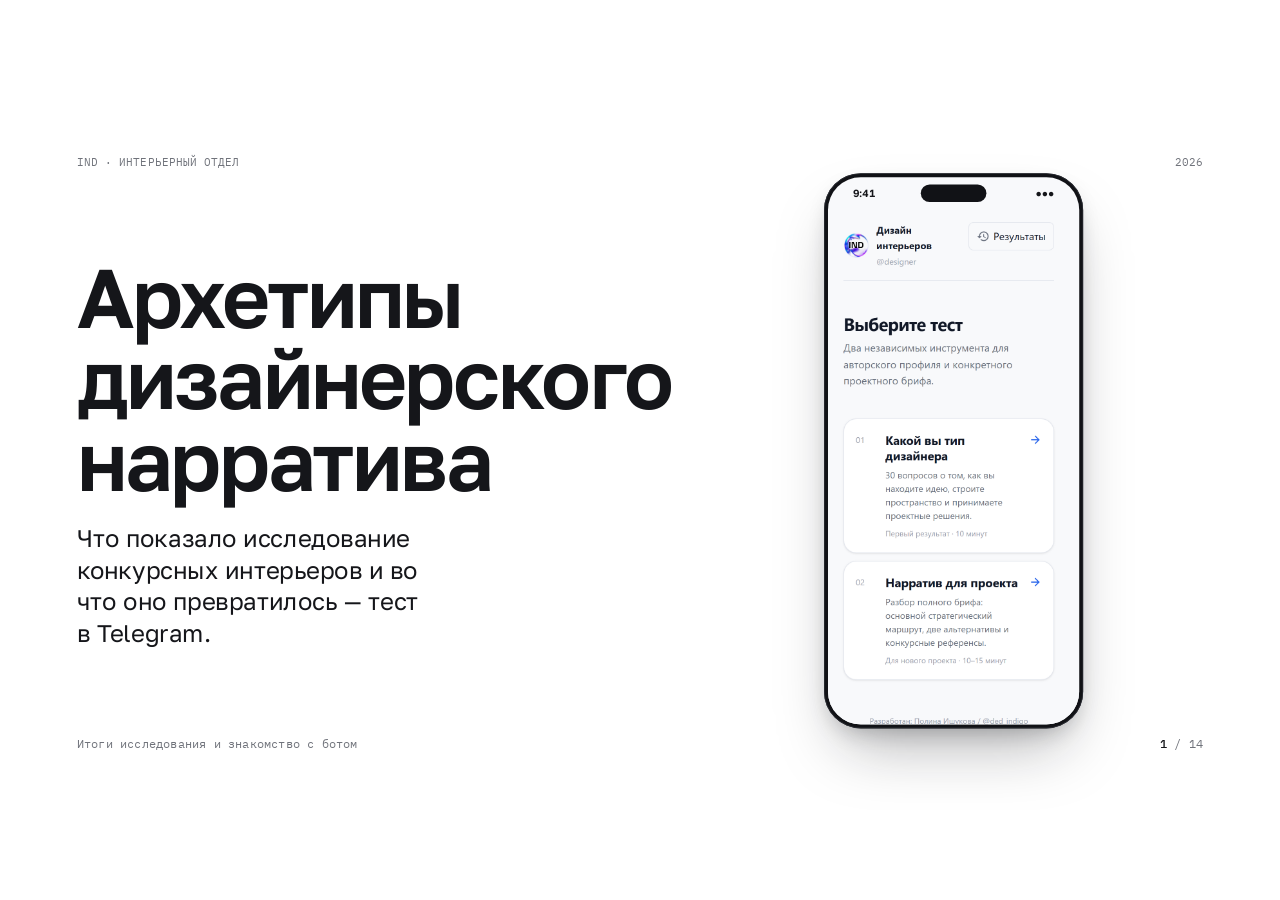
<file: presentation.html>
<!doctype html>
<html lang="ru">
<title>Архетипы нарратива</title>
<meta charset="utf-8">
<meta name="viewport" content="width=device-width, initial-scale=1, viewport-fit=cover">
<link rel="preconnect" href="https://fonts.googleapis.com">
<link rel="stylesheet" href="https://fonts.googleapis.com/css2?family=Golos+Text:wght@400;500;600&family=IBM+Plex+Mono:wght@400;500&display=swap">
<style>
  :root {
    --bg: #FFFFFF;
    --ink: #15161A;
    --muted: #70737B;
    --hair: #E6E7EA;
    --soft: #F4F4F6;
    --time: #7C3AED; --director: #DB2777; --brand: #2563EB; --bio: #059669;
    --host: #D97706; --scale: #475569; --material: #B45309; --human: #0891B2;
    --curator: #DC2626; --context: #65A30D; --urban: #0D9488;
    --sans: "Golos Text", "Segoe UI", Roboto, Arial, sans-serif;
    --mono: "IBM Plex Mono", "Consolas", "Courier New", monospace;
    color-scheme: light;
  }
  html, body { height: 100%; }
  body {
    margin: 0; background: var(--bg); color: var(--ink);
    font-family: var(--sans); font-size: 16px; line-height: 1.45;
    -webkit-font-smoothing: antialiased; overflow: hidden;
  }
  /* сцена 1600×900, масштабируется под окно; переключение — стрелки, пробел, клик */
  .deck { position: fixed; inset: 0; background: var(--bg); cursor: default; }
  .slide {
    position: absolute; width: 1600px; height: 900px; left: 50%; top: 50%;
    transform: translate(-50%, -50%) scale(var(--s, 1));
    transform-origin: center; background: var(--bg);
    padding: 80px 96px 72px; box-sizing: border-box; overflow: hidden;
    display: grid; grid-template-rows: auto 1fr auto; gap: 44px;
    opacity: 0; visibility: hidden; transition: opacity .25s ease;
  }
  .slide.is-active { opacity: 1; visibility: visible; }
  @media (prefers-reduced-motion: reduce) { .slide { transition: none; } }

  .eyebrow, .foot {
    font-family: var(--mono); font-size: 14px; letter-spacing: .06em; text-transform: uppercase;
    color: var(--muted); display: flex; justify-content: space-between; align-items: baseline; gap: 40px;
  }
  .foot { text-transform: none; letter-spacing: 0; font-size: 15px; }
  .foot b { font-weight: 500; color: var(--ink); }

  h1 { font-size: 104px; line-height: .98; letter-spacing: -.03em; font-weight: 600; margin: 0; text-wrap: balance; }
  h2 { font-size: 62px; line-height: 1.02; letter-spacing: -.025em; font-weight: 600; margin: 0; text-wrap: balance; }
  h3 { font-size: 26px; line-height: 1.15; letter-spacing: -.01em; font-weight: 600; margin: 0; }
  p { margin: 0; }
  .lead { font-size: 30px; line-height: 1.32; max-width: 26ch; text-wrap: pretty; }
  .body { font-size: 22px; line-height: 1.4; max-width: 44ch; text-wrap: pretty; }
  .muted { color: var(--muted); }

  .two { display: grid; grid-template-columns: 5fr 7fr; gap: 80px; align-items: start; min-height: 0; }
  .two.even { grid-template-columns: 1fr 1fr; }
  .stack { display: grid; gap: 28px; align-content: start; }

  /* обложка: справа телефон с главным экраном бота */
  .cover .stack { max-width: 860px; position: relative; z-index: 1; }
  .cover-phone {
    position: absolute; left: 1030px; top: 104px; width: 324px; box-sizing: border-box;
    padding: 5px; border-radius: 46px; background: #111216;
    box-shadow: 0 0 0 1px #2A2C33 inset, 0 40px 80px -24px rgba(17, 18, 22, .35), 0 12px 28px -10px rgba(17, 18, 22, .25);
  }
  .cover-phone .screen { display: block; padding-top: 40px; border-radius: 41px; background: #F8F9FB; overflow: hidden; }
  .cover-phone img { display: block; width: 100%; }
  .cover-phone .status {
    position: absolute; top: 5px; left: 36px; right: 36px; height: 40px; display: flex; justify-content: space-between; align-items: center;
    font-size: 13px; line-height: 1; font-weight: 600; color: var(--ink); font-variant-numeric: tabular-nums;
  }
  .cover-phone::before {
    content: ""; position: absolute; top: 14px; left: 50%; width: 82px; height: 22px;
    transform: translateX(-50%); border-radius: 999px; background: #111216; z-index: 1;
  }

  /* цифры */
  .facts { display: grid; grid-template-columns: repeat(3, 1fr); gap: 44px 32px; align-content: start; }
  .fact { display: grid; gap: 10px; align-content: start; }
  .fact .n { font-size: 76px; line-height: 1; letter-spacing: -.03em; font-weight: 600; font-variant-numeric: tabular-nums; }
  .fact .t { font-size: 19px; line-height: 1.3; color: var(--muted); max-width: 24ch; text-wrap: pretty; }

  /* таблицы данных — единственное место, где остаются линии */
  table { border-collapse: collapse; width: 100%; font-size: 20px; }
  th { text-align: left; font-family: var(--mono); font-weight: 500; font-size: 13px; letter-spacing: .06em; text-transform: uppercase; color: var(--muted); padding: 0 16px 10px 0; border-bottom: 1px solid var(--ink); }
  td { padding: 11px 16px 11px 0; border-bottom: 1px solid var(--hair); vertical-align: top; }
  td.num { font-family: var(--mono); font-variant-numeric: tabular-nums; white-space: nowrap; width: 7ch; }
  td.barcell { white-space: nowrap; width: 200px; }
  .bar { display: inline-block; height: 12px; background: var(--ink); vertical-align: middle; margin-right: 12px; }

  /* архетипы */
  .grid11 { display: grid; grid-template-columns: repeat(6, 1fr); gap: 28px 20px; align-content: start; }
  .card { display: grid; gap: 12px; align-content: start; }
  .card img { width: 100%; aspect-ratio: 16 / 10; object-fit: cover; display: block; background: var(--soft); }
  .card .name { font-size: 18px; font-weight: 600; line-height: 1.15; display: flex; gap: 10px; align-items: baseline; }
  .card .name i { display: inline-block; width: 12px; height: 12px; border-radius: 50%; flex: none; transform: translateY(-1px); }
  .card .sub { font-size: 15px; color: var(--muted); line-height: 1.25; }

  /* списки — без линий, разделение отступом */
  .list { display: grid; gap: 22px; align-content: start; }
  .row { display: grid; grid-template-columns: 5ch 1fr; gap: 20px; font-size: 22px; line-height: 1.35; text-wrap: pretty; }
  .row .k { font-family: var(--mono); font-size: 16px; color: var(--muted); padding-top: 5px; }
  .row b { font-weight: 600; }

  .pipe { display: grid; grid-template-columns: repeat(5, 1fr); gap: 40px; align-content: start; }
  .step { display: grid; gap: 12px; align-content: start; }
  .step .k { font-family: var(--mono); font-size: 13px; color: var(--muted); letter-spacing: .06em; text-transform: uppercase; }
  .step p { font-size: 18px; color: var(--muted); line-height: 1.35; text-wrap: pretty; }

  .chips { display: flex; flex-wrap: wrap; gap: 10px; }
  .chip { background: var(--soft); padding: 8px 16px; font-size: 19px; line-height: 1.2; border-radius: 999px; }
  .chip.soft { background: none; color: var(--muted); padding-inline: 4px; }

  /* примеры формулировок */
  .cmp { display: grid; grid-template-columns: 1fr 1fr; gap: 24px; }
  .cmp .col { display: grid; gap: 14px; align-content: start; }
  .cmp .k { font-family: var(--mono); font-size: 13px; letter-spacing: .06em; text-transform: uppercase; color: var(--muted); }
  .cmp .q { font-size: 20px; line-height: 1.3; padding: 14px 16px; background: var(--soft); text-wrap: pretty; }
  .cmp .q em { font-style: normal; font-weight: 600; }

  /* экраны приложения */
  .phones { display: grid; grid-template-columns: repeat(4, 1fr); gap: 36px; align-content: start; }
  .phones.three { grid-template-columns: repeat(3, 1fr); }
  .shot { display: grid; gap: 14px; align-content: start; }
  .shot img { width: 100%; display: block; border: 1px solid var(--hair); border-radius: 18px; }
  .shot .cap { font-size: 17px; line-height: 1.3; color: var(--muted); text-wrap: pretty; }
  .shot .cap b { color: var(--ink); font-weight: 600; }
  .shot.tall img { aspect-ratio: 390 / 560; object-fit: cover; object-position: top; }

  /* узкий экран: слайды в столбик */
  @media (max-width: 700px) {
    body { overflow: auto; }
    .deck { position: static; }
    .slide { position: relative; left: 0; top: 0; transform: none; width: 100%; height: auto; overflow: visible;
      opacity: 1; visibility: visible; padding: 28px 16px; gap: 20px; }
    h1 { font-size: 40px; } h2 { font-size: 30px; } h3 { font-size: 20px; }
    .cover-phone { position: static; width: 240px; padding: 8px; border-radius: 38px; }
    .cover-phone .screen { border-radius: 30px; padding-top: 0; } .cover-phone::before, .cover-phone .status { display: none; }
    .lead { font-size: 19px; } .body { font-size: 16px; } .row { font-size: 16px; }
    .two, .two.even, .cmp, .pipe, .phones, .phones.three { grid-template-columns: 1fr; gap: 24px; }
    .facts { grid-template-columns: 1fr 1fr; gap: 24px 16px; } .fact .n { font-size: 44px; }
    .grid11 { grid-template-columns: 1fr 1fr; gap: 16px; }
    table { font-size: 15px; } td.barcell { width: auto; }
    .eyebrow, .foot { font-size: 12px; }
  }

  /* печать / PDF: каждый слайд — страница 1600×900 */
  @media print {
    @page { size: 1600px 900px; margin: 0; }
    html, body { height: auto; overflow: visible; }
    .deck { position: static; }
    .slide { position: relative; left: 0; top: 0; transform: none; opacity: 1; visibility: visible;
      page-break-after: always; break-after: page; }
    .slide:last-child { page-break-after: auto; break-after: auto; }
  }
</style>

<div class="deck" id="deck">

  <!-- 1 -->
  <section class="slide cover is-active">
    <div class="eyebrow"><span>IND · Интерьерный отдел</span><span>2026</span></div>
    <div class="cover-phone"><span class="status"><span>9:41</span><span>●●●</span></span><span class="screen"><img src="./assets/screens/start.png" alt="Главный экран бота: выбор теста"></span></div>
    <div class="stack" style="align-content:center">
      <h1>Архетипы дизайнерского нарратива</h1>
      <p class="lead">Что показало исследование конкурсных интерьеров и во что оно превратилось — тест в Telegram.</p>
    </div>
    <div class="foot"><span>Итоги исследования и знакомство с ботом</span><span><b>1</b> / 14</span></div>
  </section>

  <!-- 2 -->
  <section class="slide">
    <div class="eyebrow"><span>База</span><span>Откуда взялись данные</span></div>
    <div class="two">
      <div class="stack">
        <h2>Проекты, которые собрал отдел</h2>
        <p class="body">Два источника: победители и шортлисты международных и российских премий — и проекты, которые отдел сам отметил как сильные. Всё сведено в одну базу с фото, тегами и оценками.</p>
      </div>
      <div class="facts">
        <div class="fact"><span class="n">65</span><span class="t">проектов в базе, у каждого — карточка с описанием и тегами</span></div>
        <div class="fact"><span class="n">18</span><span class="t">премий: WAF INSIDE, Frame, Dezeen, SBID, Red Dot, iF, Best Office Awards, Золотой Трезини и другие</span></div>
        <div class="fact"><span class="n">15</span><span class="t">критериев жюри, по которым оценён каждый проект</span></div>
        <div class="fact"><span class="n">8</span><span class="t">блоков характеристик: пространство, эстетика, свет, нарратив, эмоция, программа, инновация, фото</span></div>
        <div class="fact"><span class="n">17</span><span class="t">правил победителей и 6 антипаттернов</span></div>
        <div class="fact"><span class="n">11</span><span class="t">типов нарратива, к которым свелись все концепции</span></div>
      </div>
    </div>
    <div class="foot"><span>Interior Awards Patterns — база исследования</span><span><b>2</b> / 14</span></div>
  </section>

  <!-- 3 -->
  <section class="slide">
    <div class="eyebrow"><span>Метод</span><span>Пять слоёв</span></div>
    <div class="stack" style="gap:56px">
      <h2>От премий к правилам</h2>
      <div class="pipe">
        <div class="step"><span class="k">1 · Премии</span><h3>Что ценит жюри</h3><p>Критерии 18 премий, их престиж и профиль победителей</p></div>
        <div class="step"><span class="k">2 · Проекты</span><h3>Кто побеждал</h3><p>65 проектов с фото, кратким описанием и источником</p></div>
        <div class="step"><span class="k">3 · Характеристики</span><h3>Из чего сделан проект</h3><p>Теги по 8 блокам: от фокусного устройства до фотогеничности</p></div>
        <div class="step"><span class="k">4 · Оценки</span><h3>Матрица жюри</h3><p>Каждый проект оценён по 15 критериям с весами</p></div>
        <div class="step"><span class="k">5 · Паттерны</span><h3>Что повторяется</h3><p>Частоты тегов, дерево правил, типы нарратива</p></div>
      </div>
    </div>
    <div class="foot"><span>Rule Tree · Neural Jury Rubric · Pattern Analysis</span><span><b>3</b> / 14</span></div>
  </section>

  <!-- 4 -->
  <section class="slide">
    <div class="eyebrow"><span>Результаты</span><span>Что повторяется у победителей</span></div>
    <div class="two">
      <div class="stack">
        <h2>Шесть открытий</h2>
        <p class="body muted">Жюри видит фотографию, а не пространство. Побеждает не «хорошо сделанный офис», а проект с одним понятным приёмом.</p>
      </div>
      <div class="list">
        <div class="row"><span class="k">17%</span><span><b>Люди, а не материалы.</b> Самый частый нарратив — про связь людей, а не про биофилию или наследие.</span></div>
        <div class="row"><span class="k">25%</span><span><b>Без wow — только шортлист.</b> Каждый четвёртый проект не имеет явного wow-механизма и не выигрывает.</span></div>
        <div class="row"><span class="k">40%</span><span><b>Нет фокуса — нет победы.</b> Проекты без фокусного устройства не попадают в топ-15.</span></div>
        <div class="row"><span class="k">9%</span><span><b>Вертикаль редка и сильна.</b> Только 6 проектов с атриумом — и они собирают непропорционально много высших оценок.</span></div>
        <div class="row"><span class="k">26%</span><span><b>Свет как событие.</b> Световые линии, театральность, дневной свет как приём — у четверти, и все они в верхней части.</span></div>
        <div class="row"><span class="k">14%</span><span><b>Тихий путь — деталь.</b> Один материал, матовость, тактильность: wow через совершенство детали, а не жест.</span></div>
      </div>
    </div>
    <div class="foot"><span>Pattern Analysis · 65 проектов</span><span><b>4</b> / 14</span></div>
  </section>

  <!-- 5 -->
  <section class="slide">
    <div class="eyebrow"><span>Результаты</span><span>Портрет высшей оценки</span></div>
    <div class="two even">
      <div class="stack">
        <h2>Фокус на нарративе</h2>
        <p class="body">У проекта-победителя одна главная идея, и её можно пересказать одной фразой. «Офис как городская прогулка» — по такой фразе сразу понятно, что увидит человек и как он будет двигаться по пространству. «Современный удобный офис» о проекте ничего не говорит.</p>
      </div>
      <table>
        <thead><tr><th>Признак у проектов с высшей оценкой</th><th>Частота</th></tr></thead>
        <tbody>
          <tr><td>Есть конкретный wow-механизм</td><td class="barcell"><span class="bar" style="width:120px"></span>100%</td></tr>
          <tr><td>Есть фокусное устройство</td><td class="barcell"><span class="bar" style="width:120px"></span>100%</td></tr>
          <tr><td>Один нарратив, без конкурирующих</td><td class="barcell"><span class="bar" style="width:120px"></span>100%</td></tr>
          <tr><td>Высокая фотогеничность</td><td class="barcell"><span class="bar" style="width:96px"></span>80%</td></tr>
          <tr><td>Кинематографическая глубина кадра</td><td class="barcell"><span class="bar" style="width:96px"></span>80%</td></tr>
          <tr><td>Театральный уровень драмы</td><td class="barcell"><span class="bar" style="width:84px"></span>70%</td></tr>
          <tr><td>Вертикальная связь этажей</td><td class="barcell"><span class="bar" style="width:60px"></span>50%</td></tr>
        </tbody>
      </table>
    </div>
    <div class="foot"><span>Rule Tree · универсальные правила R-01…R-07</span><span><b>5</b> / 14</span></div>
  </section>

  <!-- 6 -->
  <section class="slide">
    <div class="eyebrow"><span>Результаты</span><span>Типы нарратива в базе</span></div>
    <div class="two">
      <div class="stack">
        <h2>Одиннадцать способов рассказать интерьер</h2>
        <p class="body">В проекте обычно есть главный нарратив и ещё один-два в поддержку. Офис с кафе-агорой работает на связь людей, даже если строился вокруг бренда. Поэтому проект попадает в несколько строк, а сумма больше 59. Ни один нарратив не лучше других: у каждого свои премии, условия и риски.</p>
      </div>
      <table>
        <thead><tr><th>Нарратив в базе</th><th>Проектов</th><th>Архетип в тесте</th></tr></thead>
        <tbody>
          <tr><td>Связь людей, social spine</td><td class="num">28</td><td>Урбанист</td></tr>
          <tr><td>Интерьер в контексте города</td><td class="num">19</td><td>Контекстуалист</td></tr>
          <tr><td>Комфорт как концепция</td><td class="num">19</td><td>Гуманист</td></tr>
          <tr><td>Материал и деталь, минимализм</td><td class="num">18</td><td>Материаловед</td></tr>
          <tr><td>Наследие: adaptive reuse, industrial</td><td class="num">16</td><td>Архитектор времени</td></tr>
          <tr><td>Технологичность, вертикальный жест</td><td class="num">15</td><td>Архитектор масштаба</td></tr>
          <tr><td>Природа как статус</td><td class="num">15</td><td>Биофил</td></tr>
          <tr><td>Офис как отель</td><td class="num">13</td><td>Архитектор гостеприимства</td></tr>
          <tr><td>Бренд как сцена</td><td class="num">11</td><td>Стратег бренда</td></tr>
          <tr><td>Маршрут как событие</td><td class="num">10</td><td>Режиссёр впечатлений</td></tr>
          <tr><td>Образ как произведение</td><td class="num">7</td><td>Куратор образов</td></tr>
        </tbody>
      </table>
    </div>
    <div class="foot"><span>Pattern Analysis v1 · 59 проектов · главный нарратив + приёмы из разметки</span><span><b>6</b> / 14</span></div>
  </section>

  <!-- 7 -->
  <section class="slide">
    <div class="eyebrow"><span>Архетипы</span><span>11 типов дизайнерского нарратива</span></div>
    <div class="stack" style="gap:40px">
      <div class="grid11">
        <div class="card"><img src="./assets/archetypes/time.jpg" alt=""><span class="name"><i style="background:var(--time)"></i>Архитектор времени</span><span class="sub">Концепция на стыке эпох</span></div>
        <div class="card"><img src="./assets/archetypes/director.jpg" alt=""><span class="name"><i style="background:var(--director)"></i>Режиссёр впечатлений</span><span class="sub">Маршрут из моментов</span></div>
        <div class="card"><img src="./assets/archetypes/brand.jpg" alt=""><span class="name"><i style="background:var(--brand)"></i>Стратег бренда</span><span class="sub">Идентичность в пространстве</span></div>
        <div class="card"><img src="./assets/archetypes/bio.jpg" alt=""><span class="name"><i style="background:var(--bio)"></i>Биофил</span><span class="sub">Природа как точка отсчёта</span></div>
        <div class="card"><img src="./assets/archetypes/host.jpg" alt=""><span class="name"><i style="background:var(--host)"></i>Архитектор гостеприимства</span><span class="sub">Проектирует через заботу</span></div>
        <div class="card"><img src="./assets/archetypes/scale.jpg" alt=""><span class="name"><i style="background:var(--scale)"></i>Архитектор масштаба</span><span class="sub">Скульптор пространства</span></div>
        <div class="card"><img src="./assets/archetypes/material.jpg" alt=""><span class="name"><i style="background:var(--material)"></i>Материаловед</span><span class="sub">Материал как высказывание</span></div>
        <div class="card"><img src="./assets/archetypes/human.jpg" alt=""><span class="name"><i style="background:var(--human)"></i>Гуманист</span><span class="sub">Человек в центре внимания</span></div>
        <div class="card"><img src="./assets/archetypes/curator.jpg" alt=""><span class="name"><i style="background:var(--curator)"></i>Куратор образов</span><span class="sub">Произведение искусства</span></div>
        <div class="card"><img src="./assets/archetypes/context.jpg" alt=""><span class="name"><i style="background:var(--context)"></i>Контекстуалист</span><span class="sub">Погружение в среду</span></div>
        <div class="card"><img src="./assets/archetypes/urban.jpg" alt=""><span class="name"><i style="background:var(--urban)"></i>Урбанист</span><span class="sub">Интерьер — это город</span></div>
      </div>
      <p class="body muted">Названия — не ярлыки, а способы мышления. У большинства дизайнеров ведущих два-три, и они меняются от проекта к проекту.</p>
    </div>
    <div class="foot"><span>Полные описания, сильные стороны и слепые зоны — в результате теста</span><span><b>7</b> / 14</span></div>
  </section>

  <!-- 8 -->
  <section class="slide">
    <div class="eyebrow"><span>Формат</span><span>Почему тест, а не отчёт</span></div>
    <div class="two even">
      <div class="stack">
        <h2>Игровая форма вместо документа</h2>
        <p class="body">Таблицы с частотами и дерево правил — рабочий инструмент исследователя. Чтобы отдел освоил нарративы, нужен другой вход: через себя и через свой проект.</p>
      </div>
      <div class="list">
        <div class="row"><span class="k">01</span><span><b>Узнать себя.</b> Какой способ мышления у меня ведущий, что я делаю хорошо и какие приёмы почти не использую.</span></div>
        <div class="row"><span class="k">02</span><span><b>Общий язык.</b> «Здесь нужен режиссёр впечатлений, а не куратор» — одна фраза вместо получаса обсуждения.</span></div>
        <div class="row"><span class="k">03</span><span><b>Быстрее к концепции.</b> Ответил на вопросы по брифу — получил направление, две альтернативы и аргумент для заказчика.</span></div>
        <div class="row"><span class="k">04</span><span><b>Осознанный выбор.</b> Тест не говорит «делай так» — он показывает, какой нарратив бриф уже подсказывает, и где риски.</span></div>
      </div>
    </div>
    <div class="foot"><span>Telegram Mini App · @IND_interior_bot</span><span><b>8</b> / 14</span></div>
  </section>

  <!-- 9 — экраны -->
  <section class="slide">
    <div class="eyebrow"><span>Приложение</span><span>Как это выглядит</span></div>
    <div class="phones">
      <div class="shot tall"><img src="./assets/screens/start.png" alt="Стартовый экран: выбор теста"><span class="cap"><b>Старт.</b> Два теста, история результатов в шапке.</span></div>
      <div class="shot tall"><img src="./assets/screens/project.png" alt="Форма нового проекта"><span class="cap"><b>Проект.</b> Код, типология, площадь — и вопросы подстраиваются.</span></div>
      <div class="shot tall"><img src="./assets/screens/question.png" alt="Экран вопроса"><span class="cap"><b>Вопрос.</b> Один или несколько вариантов, «ещё не знаю» — честный ответ.</span></div>
      <div class="shot tall"><img src="./assets/screens/history.png" alt="История результатов"><span class="cap"><b>Результаты.</b> Все прохождения по проектам, можно вернуться к любому.</span></div>
    </div>
    <div class="foot"><span>Телефон и десктоп · начатый тест продолжается с того же вопроса</span><span><b>9</b> / 14</span></div>
  </section>

  <!-- 10 -->
  <section class="slide">
    <div class="eyebrow"><span>Тест 1</span><span>Какой вы тип дизайнера</span></div>
    <div class="two">
      <div class="stack">
        <h2>Про себя</h2>
        <p class="body">30 вопросов о том, как вы начинаете проект, что изучаете первым и ради чего готовы спорить с заказчиком. Шесть минут.</p>
        <div class="chips">
          <span class="chip">ведущий архетип</span><span class="chip">колесо из 11</span><span class="chip">сильные стороны</span><span class="chip">слепые зоны</span><span class="chip">совет на проект</span>
        </div>
      </div>
      <div class="cmp">
        <div class="col">
          <span class="k">Пример вопроса</span>
          <div class="q">Вам пришёл заказ на общественный интерьер. С чего начнёте работу над концепцией?</div>
          <div class="q">Погружусь в историю здания и района, чтобы найти инсайты из прошлого.</div>
          <div class="q">Спланирую маршрут от входа до главной зоны и представлю, что человек видит и чувствует по дороге.</div>
          <div class="q">Постараюсь выяснить у заказчика, какой образ компании должен считываться в интерьере.</div>
          <div class="q">Изучу, как здесь ведёт себя свет и пространство, и постараюсь встроить это в концепцию.</div>
        </div>
        <div class="col">
          <span class="k">Что в результате</span>
          <p class="body">Ведущий архетип и колесо из одиннадцати: видно не только «кто я», но и какие способы мышления я почти не использую. К каждому — описание, сильные стороны, слепая зона и один практический совет.</p>
          <p class="body muted">Формулировки от первого лица, без «правильных» ответов — все четыре варианта равноценны.</p>
        </div>
      </div>
    </div>
    <div class="foot"><span>Первый результат за 10 минут</span><span><b>10</b> / 14</span></div>
  </section>

  <!-- 11 -->
  <section class="slide">
    <div class="eyebrow"><span>Тест 2</span><span>Нарратив для проекта</span></div>
    <div class="two">
      <div class="stack">
        <h2>Про проект</h2>
        <p class="body">35 вопросов по брифу: что заказчик назвал главным, есть ли у места история, кто пользователи, что с бюджетом, светом, сроками. Ответ «ещё не знаю» допустим — он снижает уверенность, а не искажает результат.</p>
        <p class="body">В начале выбирается типология — и две трети вопросов звучат её словами.</p>
        <div class="chips">
          <span class="chip">офис</span><span class="chip">ресторан</span><span class="chip">отель</span><span class="chip">МОП жилого комплекса</span><span class="chip">аэропорт</span><span class="chip">музей</span><span class="chip">спортивный комплекс</span>
        </div>
      </div>
      <div class="cmp">
        <div class="col">
          <span class="k">Офис</span>
          <div class="q">Заказчик отметил, что в <em>офисе</em> важнее всего:</div>
          <div class="q">Комфорт <em>сотрудников в ежедневной работе</em>.</div>
          <div class="q">Насколько критична акустика в <em>офисе</em>: шум и эхо прямо мешают <em>сосредоточенной работе и звонкам</em>.</div>
          <div class="q">Заезд в офис будет поэтапным — <em>по этажам или отделам</em>:</div>
        </div>
        <div class="col">
          <span class="k">Музей</span>
          <div class="q">Заказчик отметил, что в <em>музее</em> важнее всего:</div>
          <div class="q">Комфорт <em>посетителей и удобство работы сотрудников музея</em>.</div>
          <div class="q">Насколько критична акустика в <em>музее</em>: шум и эхо в залах прямо мешают <em>осмотру, экскурсиям и аудиогидам</em>.</div>
          <div class="q">Открытие будет поэтапным — <em>сначала часть залов, потом остальное</em>:</div>
        </div>
      </div>
    </div>
    <div class="foot"><span>Веса и логика подсчёта общие для всех типологий — меняются только слова</span><span><b>11</b> / 14</span></div>
  </section>

  <!-- 12 — результат -->
  <section class="slide">
    <div class="eyebrow"><span>Результат теста 2</span><span>Что приходит в ответ</span></div>
    <div class="two" style="grid-template-columns: 4fr 8fr">
      <div class="stack">
        <h2>Направление, а не приговор</h2>
        <p class="body">Основной нарратив с процентом соответствия, колесо по всем одиннадцати, две ближайшие альтернативы и уверенность — сколько вопросов отвечено по существу.</p>
        <p class="body muted">Тезис, аргумент для заказчика, визуальное направление, риски и следующий шаг — собираются из банка формулировок, поэтому два проекта не получают одинаковую карточку.</p>
      </div>
      <div class="phones three">
        <div class="shot tall"><img src="./assets/screens/result.png" alt="Карточка результата"><span class="cap"><b>Карточка.</b> Нарратив, процент, текст для брифа.</span></div>
        <div class="shot tall"><img src="./assets/screens/wheel.png" alt="Колесо профиля" style="aspect-ratio: 654 / 792; object-fit: contain; background: var(--bg)"><span class="cap"><b>Колесо.</b> Профиль проекта по всем архетипам.</span></div>
        <div class="shot tall"><img src="./assets/screens/ranked.png" alt="Ранжированный список"><span class="cap"><b>Альтернативы.</b> Полный список с раскрывающимися карточками.</span></div>
      </div>
    </div>
    <div class="foot"><span>История прохождений хранится — к результату можно вернуться и сравнить проекты</span><span><b>12</b> / 14</span></div>
  </section>

  <!-- 13 -->
  <section class="slide">
    <div class="eyebrow"><span>Старт</span><span>Как попробовать</span></div>
    <div class="two even">
      <div class="stack">
        <h2>@IND_interior_bot</h2>
        <p class="body">Откройте бота в Telegram, нажмите «Открыть приложение» — и выберите тест. Работает на телефоне и на десктопе, начатый тест можно продолжить с того же вопроса.</p>
        <div class="chips">
          <span class="chip">/start</span><span class="chip soft">→</span><span class="chip">Открыть приложение</span><span class="chip soft">→</span><span class="chip">Тест 1 · 6 мин</span><span class="chip soft">или</span><span class="chip">Тест 2 · 10–15 мин</span>
        </div>
      </div>
      <div class="stack">
        <h3>Что дальше</h3>
        <div class="list">
          <div class="row"><span class="k">—</span><span>Пройти тест 1 всем отделом и сравнить профили: какие архетипы у нас в избытке, каких нет.</span></div>
          <div class="row"><span class="k">—</span><span>Прогнать тест 2 на двух-трёх текущих брифах и сверить с концепциями, которые уже сделаны.</span></div>
          <div class="row"><span class="k">—</span><span>Собрать замечания к формулировкам — тексты живут в одном файле и правятся быстро.</span></div>
          <div class="row"><span class="k">—</span><span>Следующий слой: референсы по каждому нарративу и подтипы для неофисных типологий.</span></div>
        </div>
      </div>
    </div>
    <div class="foot"><span>Исследование и тест — Полина Ишукова · @ded_indigo</span><span><b>13</b> / 14</span></div>
  </section>

  <!-- 14 -->
  <section class="slide">
    <div class="eyebrow"><span>IND · Интерьерный отдел</span><span>2026</span></div>
    <div class="stack" style="align-content:center">
      <h1>Спасибо</h1>
      <p class="lead">@IND_interior_bot — откройте и пройдите первый тест прямо сейчас.</p>
    </div>
    <div class="foot"><span>Вопросы и правки — @ded_indigo</span><span><b>14</b> / 14</span></div>
  </section>

</div>

<script>
(function () {
  var slides = Array.prototype.slice.call(document.querySelectorAll('.slide'));
  var i = 0, n = slides.length;
  var narrow = window.matchMedia('(max-width: 700px)');

  function fit() {
    var s = Math.min(window.innerWidth / 1600, window.innerHeight / 900);
    document.documentElement.style.setProperty('--s', String(s));
  }
  function show(k) {
    i = Math.max(0, Math.min(n - 1, k));
    slides.forEach(function (el, j) { el.classList.toggle('is-active', j === i); });
    try { history.replaceState(null, '', '#' + (i + 1)); } catch (e) {}
  }
  document.addEventListener('keydown', function (e) {
    if (narrow.matches) return;
    if (e.key === 'ArrowRight' || e.key === 'ArrowDown' || e.key === 'PageDown' || e.key === ' ' || e.key === 'Enter') { e.preventDefault(); show(i + 1); }
    if (e.key === 'ArrowLeft' || e.key === 'ArrowUp' || e.key === 'PageUp' || e.key === 'Backspace') { e.preventDefault(); show(i - 1); }
    if (e.key === 'Home') show(0);
    if (e.key === 'End') show(n - 1);
  });
  document.getElementById('deck').addEventListener('click', function (e) {
    if (narrow.matches) return;
    show(e.clientX < window.innerWidth * 0.2 ? i - 1 : i + 1);
  });
  window.addEventListener('resize', fit);
  fit();
  var fromHash = parseInt((location.hash || '').replace('#', ''), 10);
  show(isNaN(fromHash) ? 0 : fromHash - 1);
})();
</script>

</html>
</file>
